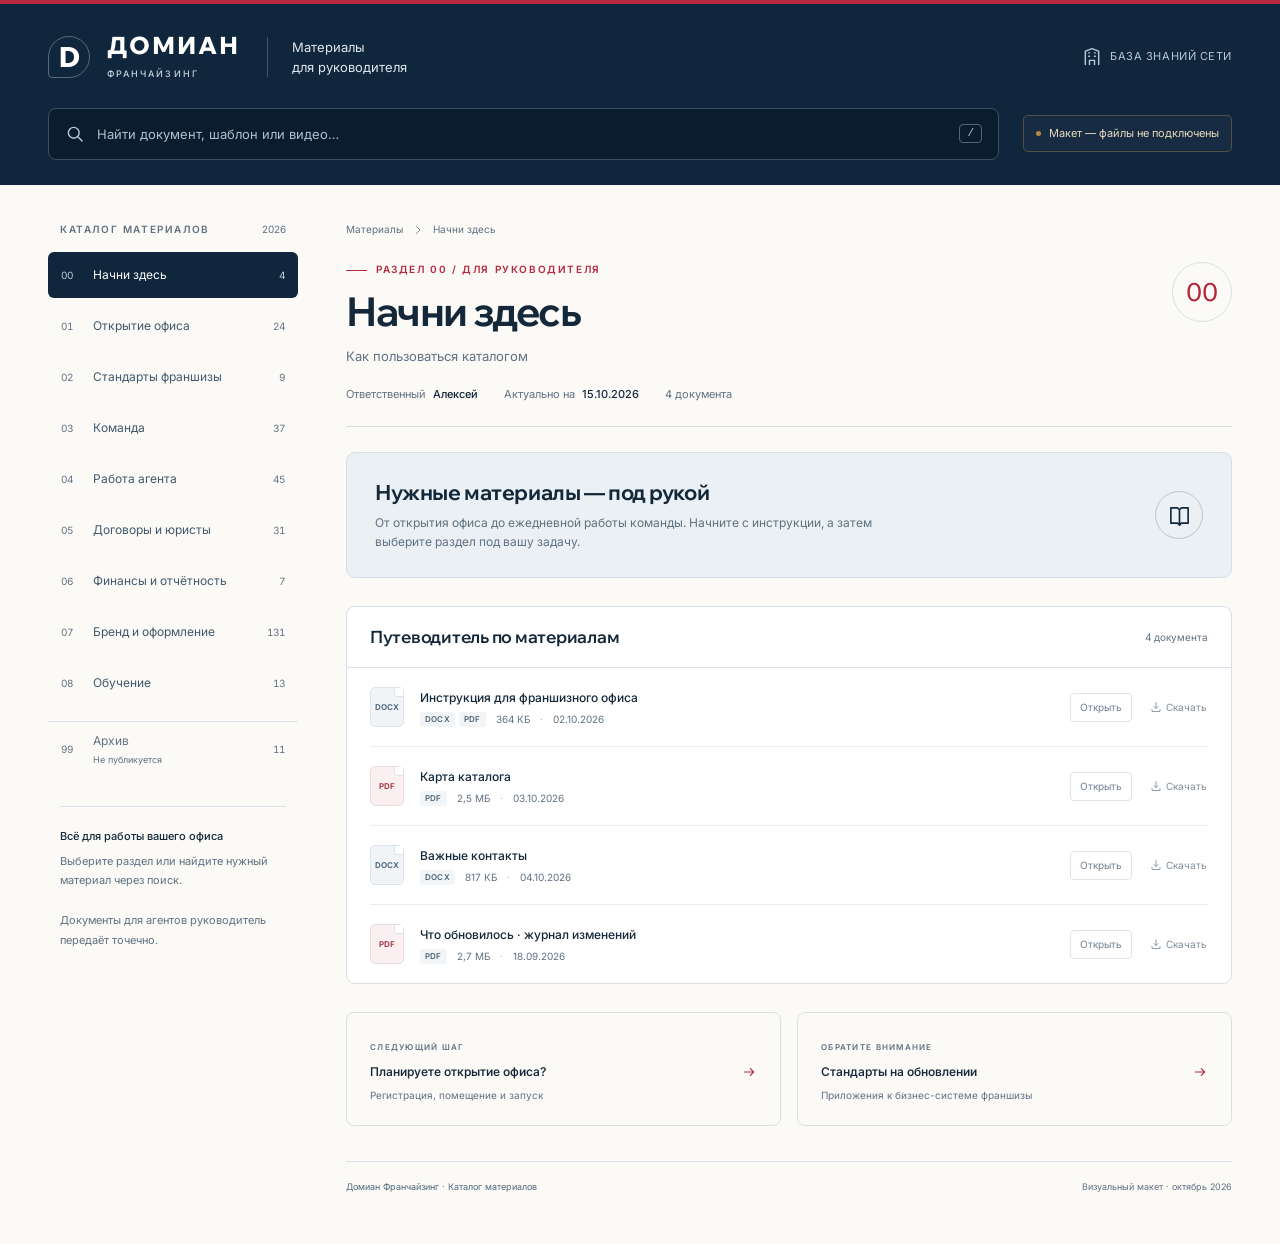
<file: mockup/index.html>
<!doctype html>
<html lang="ru">
<head>
  <meta charset="utf-8">
  <meta name="viewport" content="width=device-width, initial-scale=1">
  <meta name="theme-color" content="#10263c">
  <meta name="description" content="Визуальный макет каталога материалов Домиан Франчайзинг для руководителей офисов. Файлы не подключены.">
  <title>Материалы для руководителя — Домиан Франчайзинг</title>
  <link rel="preconnect" href="https://fonts.googleapis.com">
  <link rel="preconnect" href="https://fonts.gstatic.com" crossorigin>
  <link href="https://fonts.googleapis.com/css2?family=Inter:wght@400;450;500;550;600;650;700&family=Wix+Madefor+Display:wght@400;500;600;700;800&display=swap" rel="stylesheet">
  <style>
    :root { --navy:#10263c; --navy-deep:#0a1d2f; --red:#b7273d; --ink:#14283a; --muted:#617182; --line:#d7e0e6; --light:#eaf0f4; --cream:#fbfaf7; --gold:#b58b43; --green:#2e7468; }
    * { box-sizing:border-box; }
    html { scroll-behavior:smooth; scroll-padding-top:24px; }
    body { margin:0; background:var(--cream); color:var(--ink); font-family:Inter,sans-serif; font-size:14px; line-height:1.55; -webkit-font-smoothing:antialiased; }
    button,input,select { font:inherit; }
    button,a,input,select,summary,[tabindex] { -webkit-tap-highlight-color:transparent; }
    button,a,summary { touch-action:manipulation; }
    a { color:inherit; text-decoration:none; }
    button { cursor:pointer; }
    :focus-visible { outline:3px solid var(--gold); outline-offset:4px; }
    h1,h2,h3,p { margin:0; }
    h1,h2,h3,.wordmark { font-family:'Wix Madefor Display',sans-serif; }
    svg { width:20px; height:20px; fill:none; stroke:currentColor; stroke-width:1.7; stroke-linecap:round; stroke-linejoin:round; flex-shrink:0; }
    .skip { position:fixed; top:8px; left:8px; z-index:10; padding:10px 18px; background:white; transform:translateY(-150%); }
    .skip:focus { transform:none; }
    .header { background:var(--navy); color:white; border-top:4px solid var(--red); }
    .header-inner { max-width:1456px; margin:auto; padding:29px 48px 25px; }
    .brand-row { display:flex; align-items:center; justify-content:space-between; gap:24px; }
    .brand { display:flex; align-items:center; gap:17px; }
    .monogram { display:grid; place-items:center; width:42px; height:42px; border:1px solid #ffffff50; border-radius:50% 50% 50% 4px; font:800 28px 'Wix Madefor Display',sans-serif; }
    .wordmark { font-size:24px; font-weight:800; line-height:1; letter-spacing:.08em; }
    .brand-sub { display:block; margin-top:7px; font-size:9px; font-weight:500; letter-spacing:.23em; text-transform:uppercase; color:#c5d2dd; }
    .header-title { padding-left:24px; margin-left:10px; border-left:1px solid #ffffff35; color:#e0e7ed; font-size:13px; }
    .audience { display:flex; gap:8px; align-items:center; color:#b7c8d7; font-size:11px; letter-spacing:.05em; }
    .search-row { display:flex; align-items:center; gap:24px; margin-top:27px; }
    .search-box { display:flex; align-items:center; gap:12px; flex:1; position:relative; min-width:0; background:var(--navy-deep); border:1px solid #3d5062; border-radius:8px; padding:0 16px; color:#b7c8d7; }
    .search-box:focus-within { border-color:#b5c7d7; box-shadow:0 0 0 2px #ffffff10; }
    .search-box input { width:100%; min-width:0; background:transparent; border:0; padding:15px 0; color:white; outline:none; font-size:13px; }
    .search-box input::placeholder { color:#b0bfcb; opacity:1; }
    input[type=search]::-webkit-search-cancel-button { display:none; }
    .search-key { font-size:11px; border:1px solid #536475; border-radius:4px; padding:0 7px; }
    .clear-search { display:grid; place-items:center; border:0; padding:4px; color:white; background:none; }
    [hidden] { display:none!important; }
    .mockup-label { display:flex; gap:8px; align-items:center; white-space:nowrap; color:#e8dbbd; background:#ffffff08; border:1px solid #b58b4360; border-radius:5px; padding:9px 12px; font-size:11px; }
    .dot { width:5px; height:5px; border-radius:50%; background:var(--gold); flex-shrink:0; }
    .layout { display:grid; grid-template-columns:250px minmax(0,1fr); gap:48px; max-width:1456px; margin:0 auto; padding:37px 48px 50px; align-items:start; }
    .sidebar { position:sticky; top:25px; }
    .eyebrow { text-transform:uppercase; font-size:10px; font-weight:600; letter-spacing:.16em; color:var(--muted); }
    .nav-heading { display:flex; justify-content:space-between; align-items:center; padding:0 12px; margin-bottom:15px; }
    .edition { font-size:10px; color:var(--muted); }
    .nav-list { display:flex; flex-direction:column; gap:5px; }
    .nav-link { display:grid; grid-template-columns:25px 1fr auto; align-items:center; gap:7px; min-height:46px; padding:10px 12px; border-radius:6px; font-size:12px; color:#42596c; border:1px solid transparent; transition:background .15s; }
    .nav-link:hover { background:var(--light); }
    .nav-link[aria-current=page] { background:var(--navy); color:white; }
    .nav-number { font-size:10px; color:var(--muted); font-variant-numeric:tabular-nums; }
    .nav-link[aria-current=page] .nav-number { color:#bdcbd6; }
    .nav-count { font-size:10px; color:var(--muted); font-variant-numeric:tabular-nums; }
    .nav-link[aria-current=page] .nav-count { color:#c5d2dd; }
    .archive-link { border-top:1px solid var(--line); margin-top:10px; border-radius:0; color:var(--muted); }
    .sidebar-note { border-top:1px solid var(--line); margin:28px 12px 0; padding-top:20px; font-size:11px; color:var(--muted); line-height:1.8; }
    .sidebar-note strong { display:block; font-weight:500; color:var(--ink); margin-bottom:5px; }
    .mobile-nav { display:none; }
    main { min-width:0; }
    .breadcrumb { display:flex; align-items:center; gap:9px; color:var(--muted); font-size:10px; margin-bottom:25px; }
    .breadcrumb svg { width:12px; height:12px; }
    .section-top { display:flex; align-items:flex-start; justify-content:space-between; gap:20px; }
    .section-kicker { display:flex; align-items:center; gap:9px; color:var(--red); margin-bottom:10px; }
    .section-kicker::before { content:''; width:21px; height:1px; background:var(--red); }
    h1 { font-size:40px; line-height:1.15; font-weight:700; letter-spacing:-.035em; }
    .description { font-size:13px; color:var(--muted); margin-top:12px; max-width:600px; }
    .section-stamp { display:grid; place-items:center; border:1px solid var(--line); border-radius:50%; width:60px; height:60px; flex-shrink:0; color:var(--red); font-family:'Wix Madefor Display',sans-serif; font-size:25px; font-weight:500; }
    .meta { display:flex; flex-wrap:wrap; gap:10px 26px; padding:20px 0 23px; margin-bottom:25px; border-bottom:1px solid var(--line); font-size:11px; color:var(--muted); }
    .meta strong { font-weight:500; color:var(--ink); margin-left:7px; }
    .meta .unassigned { color:var(--muted); }
    .welcome { display:grid; grid-template-columns:1fr auto; gap:26px; background:var(--light); border:1px solid var(--line); border-radius:9px; padding:26px 28px; margin-bottom:28px; }
    .welcome h2 { font-size:21px; line-height:1.25; letter-spacing:-.02em; margin-bottom:9px; }
    .welcome p { color:var(--muted); font-size:12px; max-width:530px; }
    .welcome-symbol { align-self:center; display:grid; place-items:center; width:48px; height:48px; border:1px solid #b9c8d3; border-radius:50%; color:var(--navy); }
    .welcome-symbol svg { width:23px; height:23px; }
    .card { background:white; border:1px solid var(--line); border-radius:9px; margin-bottom:20px; overflow:visible; }
    .card-heading { display:flex; gap:15px; justify-content:space-between; align-items:center; padding:19px 23px; border-bottom:1px solid var(--line); }
    .card h2 { font-size:17px; font-weight:650; line-height:1.3; letter-spacing:-.015em; }
    .card-count { font-size:10px; color:var(--muted); white-space:nowrap; }
    .group-note { margin-top:6px; color:var(--muted); font-size:10px; }
    .file-row { display:grid; grid-template-columns:36px minmax(0,1fr) auto; gap:14px; align-items:center; margin:0 23px; padding:19px 0; border-bottom:1px solid #e8edf1; }
    .file-list > :last-child, .set-items > :last-child { border-bottom:0; }
    .file-icon { width:34px; height:40px; background:#f1f4f7; border:1px solid #dce4eb; border-radius:5px; display:grid; place-items:center; font-size:8px; letter-spacing:.02em; font-weight:700; color:#526b84; position:relative; }
    .file-icon::after { content:''; position:absolute; right:0; top:0; width:8px; height:8px; border-left:1px solid #dce4eb; border-bottom:1px solid #dce4eb; background:white; border-bottom-left-radius:3px; }
    .file-icon.pdf { color:#a3404d; background:#faf0f1; border-color:#edd9dc; }
    .file-icon.sheet { color:var(--green); background:#edf5f1; border-color:#d7e8e0; }
    .file-icon.video { color:var(--gold); background:#f8f3e9; border-color:#e8dfcd; }
    .file-icon.video svg { width:16px; height:16px; }
    .file-name { font-size:12px; font-weight:500; line-height:1.6; overflow-wrap:anywhere; }
    .file-meta { display:flex; flex-wrap:wrap; align-items:center; gap:5px 10px; font-size:10px; color:var(--muted); margin-top:5px; }
    .formats { display:inline-flex; flex-wrap:wrap; gap:4px; }
    .format-badge { color:#516476; background:#f2f5f7; border-radius:3px; padding:1px 5px; font-size:8px; font-weight:600; letter-spacing:.03em; }
    .file-date::before { content:'·'; margin-right:10px; color:#a6b1bb; }
    .update { display:inline-block; font-size:9px; color:#8c641e; background:#f7f0e1; border:1px solid #eee0bf; padding:1px 6px; border-radius:3px; margin-left:8px; vertical-align:middle; white-space:nowrap; font-weight:450; }
    .actions { display:flex; align-items:center; gap:8px; }
    .action-wrap { display:inline-flex; position:relative; border-radius:4px; cursor:not-allowed; }
    .action-wrap::after { content:attr(data-tooltip); position:absolute; z-index:5; right:0; bottom:calc(100% + 8px); white-space:nowrap; background:var(--navy); color:white; border-radius:4px; font-size:10px; padding:7px 10px; visibility:hidden; opacity:0; pointer-events:none; }
    .action-wrap:hover::after,.action-wrap:focus-visible::after { opacity:1; visibility:visible; }
    .file-action { border:1px solid #dce3e9; color:#718292; background:white; border-radius:4px; padding:6px 9px; font-size:10px; cursor:not-allowed; pointer-events:none; white-space:nowrap; }
    .file-action.secondary { color:#7e8d9a; border-color:transparent; padding-right:0; }
    .file-action svg { width:12px; height:12px; vertical-align:-2px; margin-right:4px; }
    .subgroup-title { padding:12px 23px; background:#f6f8fa; border-bottom:1px solid var(--line); color:#52697a; font-size:10px; font-weight:600; letter-spacing:.04em; }
    details > summary { list-style:none; cursor:pointer; }
    details > summary::-webkit-details-marker { display:none; }
    .disclosure { display:flex; align-items:center; gap:10px; }
    .chevron { width:15px; height:15px; transition:transform .15s; }
    details[open] > summary .chevron { transform:rotate(90deg); }
    .set { margin:0 23px; border-bottom:1px solid #e8edf1; }
    .set > summary.file-row { margin:0; border-bottom:0; }
    .set-label { display:inline-flex; align-items:center; gap:5px; margin-left:8px; color:var(--muted); font-size:10px; font-weight:400; }
    .set-items { border-left:2px solid var(--line); margin:0 0 15px 16px; padding-left:14px; }
    .set-items .file-row { margin:0; grid-template-columns:30px minmax(0,1fr) auto; gap:10px; padding:14px 0; }
    .set-items .file-icon { width:28px; height:34px; font-size:7px; }
    details.card:not([open]) > .card-heading { border-bottom:0; }
    .archive { color:#68737d; }
    .archive .section-stamp,.archive .section-kicker { color:#78828a; }
    .archive .section-kicker::before { background:#78828a; }
    .archive .card { background:#f0f1f1; border-color:#d8dddd; }
    .archive .file-icon { filter:grayscale(1); }
    .archive-warning { padding:15px 19px; border:1px solid #d8dddd; background:#edeff0; border-radius:6px; font-size:11px; margin-bottom:22px; }
    .next-grid { display:grid; grid-template-columns:1fr 1fr; gap:16px; margin:28px 0; }
    .next-link { display:block; padding:21px 23px; border:1px solid var(--line); border-radius:8px; background:transparent; transition:border-color .15s,background .15s; }
    .next-link:hover { border-color:#9bafbf; background:white; }
    .next-link .eyebrow { font-size:8px; margin-bottom:9px; }
    .next-link strong { display:flex; justify-content:space-between; align-items:center; font-weight:550; font-size:12px; gap:12px; }
    .next-link svg { width:16px; height:16px; color:var(--red); }
    .next-link p { color:var(--muted); font-size:10px; margin-top:7px; }
    .footer { display:flex; flex-wrap:wrap; justify-content:space-between; gap:10px; border-top:1px solid var(--line); margin-top:35px; padding-top:18px; color:var(--muted); font-size:9px; }
    .footer span:first-child { color:#52697a; }
    .search-status { color:var(--muted); font-size:12px; margin:10px 0 25px; }
    .result-section { margin-top:26px; }
    .result-heading { display:flex; justify-content:space-between; align-items:center; margin-bottom:12px; gap:12px; }
    .result-heading a { display:flex; align-items:center; gap:10px; font-family:'Wix Madefor Display',sans-serif; font-size:17px; font-weight:600; }
    .result-heading .nav-number { color:var(--red); }
    .result-context { font-size:9px; color:var(--muted); margin-bottom:3px; }
    .empty { padding:45px 28px; text-align:center; border:1px dashed var(--line); border-radius:9px; }
    .empty h2 { font-size:22px; margin-bottom:8px; }
    .empty p { color:var(--muted); font-size:12px; }
    .reset { margin-top:20px; border:1px solid var(--line); background:white; border-radius:5px; padding:9px 16px; color:var(--ink); font-size:12px; }
    .sr-only { position:absolute; width:1px; height:1px; padding:0; margin:-1px; overflow:hidden; clip:rect(0,0,0,0); white-space:nowrap; border:0; }
    @media(min-width:1500px) { .header-inner { padding-top:34px; padding-bottom:29px; } .layout { padding-top:44px; } }
    @media(max-width:1150px) { .header-inner { padding-left:28px; padding-right:28px; } .layout { padding-left:28px; padding-right:28px; grid-template-columns:220px minmax(0,1fr); gap:30px; } .header-title { font-size:11px; } .file-row { margin:0 19px; gap:12px; } .file-row .actions { gap:2px; } .file-action { font-size:9px; padding:6px; } .card-heading { padding:18px 19px; } }
    @media(max-width:900px) and (min-width:761px) { .file-row { grid-template-columns:34px minmax(0,1fr); } .actions { grid-column:2; } .audience { display:none; } .mockup-label { font-size:9px; padding:9px; } .search-row { gap:15px; } }
    @media(max-width:760px) { .header-inner { padding:23px 20px 20px; } .brand { gap:12px; } .wordmark { font-size:21px; } .brand-sub { font-size:8px; } .monogram { width:36px; height:36px; font-size:24px; } .header-title { margin:0; padding-left:17px; max-width:185px; font-size:11px; } .audience { display:none; } .search-row { margin-top:22px; flex-wrap:wrap; gap:12px; } .search-box { flex-basis:100%; } .search-box input { font-size:12px; } .mockup-label { border:0; background:none; padding:0; font-size:10px; } .search-key { display:none; } .layout { display:block; padding:21px 20px 30px; } .sidebar { display:none; } .mobile-nav { display:block; margin-bottom:24px; } .mobile-nav label { display:block; margin-bottom:8px; } .mobile-nav select { width:100%; border:1px solid var(--line); color:var(--ink); background:white; border-radius:6px; min-height:46px; padding:11px 12px; font-size:12px; } .breadcrumb { margin-bottom:20px; } h1 { font-size:33px; } .section-stamp { width:48px; height:48px; font-size:21px; } .description { font-size:12px; } .meta { gap:9px 20px; font-size:10px; padding-bottom:19px; margin-bottom:20px; } .welcome { padding:22px; gap:12px; } .welcome h2 { font-size:20px; } .welcome p { font-size:11px; } .welcome-symbol { display:none; } .card-heading { padding:17px; } .card h2 { font-size:16px; } .file-row { grid-template-columns:30px minmax(0,1fr); margin:0 17px; gap:10px; padding:17px 0; } .file-icon { width:28px; height:34px; font-size:7px; } .file-name { font-size:12px; } .file-meta { font-size:9px; gap:4px 8px; } .file-date::before { margin-right:8px; } .actions { grid-column:2; gap:9px; } .file-action { font-size:10px; padding:6px 9px; } .set { margin:0 17px; } .set > summary.file-row { grid-template-columns:30px minmax(0,1fr) 15px; } .set-items { margin-left:4px; padding-left:10px; } .set-items .file-row { grid-template-columns:28px minmax(0,1fr); } .set-label { display:flex; margin-left:0; margin-top:3px; } .subgroup-title { padding-left:17px; } .next-grid { gap:12px; } .next-link { padding:17px; } .next-link strong { font-size:11px; } .next-link p { font-size:9px; } .result-heading a { font-size:16px; } .result-context { font-size:9px; } .card-count { font-size:9px; } }
    @media(max-width:400px) { .header-title { max-width:126px; padding-left:12px; font-size:10px; } .brand { gap:9px; } .wordmark { font-size:19px; } .brand-sub { letter-spacing:.17em; } h1 { font-size:30px; } .section-top { gap:10px; } .next-grid { grid-template-columns:1fr; } .update { margin-left:0; display:table; margin-top:4px; } }
    @media(prefers-reduced-motion:reduce) { html { scroll-behavior:auto; } * { transition:none!important; } }
  </style>
</head>
<body>
  <a class="skip" href="#content">Перейти к материалам</a>
  <header class="header">
    <div class="header-inner">
      <div class="brand-row">
        <a href="#section-00" class="brand" aria-label="Домиан Франчайзинг · Материалы для руководителя">
          <span class="monogram" aria-hidden="true">D</span>
          <span><span class="wordmark">ДОМИАН</span><span class="brand-sub">Франчайзинг</span></span>
          <span class="header-title">Материалы<br>для руководителя</span>
        </a>
        <span class="audience"><svg viewBox="0 0 24 24" aria-hidden="true"><path d="M4 21V5l8-3 8 3v16M9 21v-5h6v5M8 7h1m6 0h1M8 11h1m6 0h1"/></svg>БАЗА ЗНАНИЙ СЕТИ</span>
      </div>
      <div class="search-row">
        <div class="search-box">
          <svg viewBox="0 0 24 24" aria-hidden="true"><circle cx="10.5" cy="10.5" r="6.5"/><path d="m16 16 4.5 4.5"/></svg>
          <label class="sr-only" for="search">Поиск по всем файлам</label>
          <input type="search" id="search" placeholder="Найти документ, шаблон или видео…" autocomplete="off" spellcheck="false" aria-controls="content">
          <kbd class="search-key" aria-hidden="true">/</kbd>
          <button class="clear-search" id="clear-search" aria-label="Очистить поиск" hidden>×</button>
        </div>
        <span class="mockup-label"><span class="dot"></span>Макет — файлы не подключены</span>
      </div>
    </div>
  </header>
  <div class="layout">
    <aside class="sidebar">
      <div class="nav-heading"><span class="eyebrow">Каталог материалов</span><span class="edition">2026</span></div>
      <nav class="nav-list" id="navigation" aria-label="Разделы каталога"></nav>
      <div class="sidebar-note"><strong>Всё для работы вашего офиса</strong>Выберите раздел или найдите нужный материал через поиск.<br><br>Документы для агентов руководитель передаёт точечно.</div>
    </aside>
    <div class="main-column">
      <div class="mobile-nav"><label class="eyebrow" for="section-select">Раздел каталога</label><select id="section-select"></select></div>
      <main id="content" tabindex="-1"></main>
    </div>
  </div>
  <div id="announcement" class="sr-only" role="status" aria-live="polite" aria-atomic="true"></div>
  <noscript><p style="padding:24px">Включите JavaScript, чтобы открыть разделы каталога и поиск по материалам.</p></noscript>
  <script>
    // ДАННЫЕ КАТАЛОГА. Редактируйте этот массив: разделы → группы → файлы.
    // formats — доступные форматы; size — общий размер; date — ГГГГ-ММ-ДД.
    // update: true — на обновлении; items — раскрываемый набор; collapsed — закрытая группа.
    // Счётчики считают документы независимо от количества форматов; у набора — документы внутри.
    const catalog = [
  {
    "id": "00",
    "title": "Начни здесь",
    "description": "Как пользоваться каталогом",
    "owner": "Алексей",
    "date": "2026-10-15",
    "groups": [
      {
        "title": "Путеводитель по материалам",
        "files": [
          {
            "title": "Инструкция для франшизного офиса",
            "formats": [
              "DOCX",
              "PDF"
            ],
            "size": "364 КБ",
            "date": "2026-10-02"
          },
          {
            "title": "Карта каталога",
            "formats": [
              "PDF"
            ],
            "size": "2,5 МБ",
            "date": "2026-10-03"
          },
          {
            "title": "Важные контакты",
            "formats": [
              "DOCX"
            ],
            "size": "817 КБ",
            "date": "2026-10-04"
          },
          {
            "title": "Что обновилось · журнал изменений",
            "formats": [
              "PDF"
            ],
            "size": "2,7 МБ",
            "date": "2026-09-18"
          }
        ]
      }
    ]
  },
  {
    "id": "01",
    "title": "Открытие офиса",
    "description": "От регистрации до открытия",
    "owner": "Не назначен",
    "date": "2026-10-15",
    "groups": [
      {
        "title": "Регистрация ИП/ООО",
        "files": [
          {
            "title": "Заполнить форму Р21001 · шаг 1",
            "formats": [
              "DOCX",
              "PDF"
            ],
            "size": "290 КБ",
            "date": "2026-10-06"
          },
          {
            "title": "Оплатить госпошлину · шаг 2",
            "formats": [
              "DOCX",
              "PDF"
            ],
            "size": "456 КБ",
            "date": "2026-10-07"
          },
          {
            "title": "Выбрать ОКВЭД · шаг 3",
            "formats": [
              "DOCX",
              "PDF"
            ],
            "size": "667 КБ",
            "date": "2026-10-08"
          },
          {
            "title": "Уведомление о переходе на УСН · шаг 4",
            "formats": [
              "DOCX",
              "PDF"
            ],
            "size": "619 КБ",
            "date": "2026-09-22"
          },
          {
            "title": "Собрать документы для ИФНС · шаг 5",
            "formats": [
              "DOCX",
              "PDF"
            ],
            "size": "378 КБ",
            "date": "2026-10-10"
          },
          {
            "title": "Получить ЕГРИП · шаг 6",
            "formats": [
              "DOCX",
              "PDF"
            ],
            "size": "918 КБ",
            "date": "2026-10-11"
          },
          {
            "title": "Бланк Р21001",
            "formats": [
              "DOC"
            ],
            "size": "447 КБ",
            "date": "2026-10-12"
          },
          {
            "title": "Бланк Р13001",
            "formats": [
              "PDF"
            ],
            "size": "1,9 МБ",
            "date": "2026-09-26"
          },
          {
            "title": "Бланк Р14001",
            "formats": [
              "PDF"
            ],
            "size": "1,6 МБ",
            "date": "2026-10-14"
          },
          {
            "title": "Бланк уведомления УСН",
            "formats": [
              "XLS"
            ],
            "size": "168 КБ",
            "date": "2026-10-01"
          },
          {
            "title": "Регламент открытия ОКВЭД в ООО",
            "formats": [
              "DOCX",
              "PDF"
            ],
            "size": "621 КБ",
            "date": "2026-10-02"
          }
        ]
      },
      {
        "title": "Поиск и аренда офиса",
        "files": [
          {
            "title": "Мониторинг баз недвижимости · шаг 1",
            "formats": [
              "DOCX",
              "PDF"
            ],
            "size": "156 КБ",
            "date": "2026-09-15"
          },
          {
            "title": "Осмотр и отбор помещения · шаг 2",
            "formats": [
              "DOCX",
              "PDF"
            ],
            "size": "298 КБ",
            "date": "2026-10-04"
          },
          {
            "title": "Техническое согласование · шаг 3",
            "formats": [
              "DOCX",
              "PDF"
            ],
            "size": "654 КБ",
            "date": "2026-10-05"
          },
          {
            "title": "Договор с арендодателем · шаг 4",
            "formats": [
              "DOCX",
              "PDF"
            ],
            "size": "634 КБ",
            "date": "2026-10-06"
          },
          {
            "title": "Договор аренды нежилого помещения",
            "formats": [
              "DOCX",
              "PDF"
            ],
            "size": "501 КБ",
            "date": "2026-09-19"
          },
          {
            "title": "Как выбрать офис · видео",
            "formats": [
              "MP4"
            ],
            "size": "129,5 МБ",
            "date": "2026-10-08"
          }
        ]
      },
      {
        "title": "Запуск офиса",
        "files": [
          {
            "title": "Оформить офис · шаг 1",
            "formats": [
              "DOCX",
              "PDF"
            ],
            "size": "851 КБ",
            "date": "2026-10-09"
          },
          {
            "title": "Мероприятие и бюджет · шаг 2",
            "formats": [
              "DOCX",
              "PDF"
            ],
            "size": "314 КБ",
            "date": "2026-10-10"
          },
          {
            "title": "Пригласить гостей · шаг 3",
            "formats": [
              "DOCX",
              "PDF"
            ],
            "size": "407 КБ",
            "date": "2026-09-23"
          },
          {
            "title": "Провести открытие · шаг 4",
            "formats": [
              "DOCX",
              "PDF"
            ],
            "size": "378 КБ",
            "date": "2026-10-12"
          },
          {
            "title": "Фото- и видеоотчёт · шаг 5",
            "formats": [
              "DOCX",
              "PDF"
            ],
            "size": "537 КБ",
            "date": "2026-10-13"
          },
          {
            "title": "Рекомендации по оргтехнике",
            "formats": [
              "PDF"
            ],
            "size": "761 КБ",
            "date": "2026-10-14"
          },
          {
            "title": "Рекламные партнёры",
            "formats": [
              "DOCX",
              "PDF"
            ],
            "size": "795 КБ",
            "date": "2026-09-27"
          }
        ]
      }
    ]
  },
  {
    "id": "02",
    "title": "Стандарты франшизы",
    "description": "Бизнес-система правообладателя, приложения 1–17",
    "owner": "Не назначен",
    "date": "2026-10-15",
    "groups": [
      {
        "title": "Приложения к бизнес-системе",
        "files": [
          {
            "title": "Приём на работу, оплата труда, рабочие процессы · приложения 1–4",
            "formats": [
              "DOCX",
              "PDF"
            ],
            "size": "665 КБ",
            "date": "2026-10-02",
            "update": true
          },
          {
            "title": "Мотивационные программы и акции · приложения 5–6",
            "formats": [
              "DOCX",
              "PDF"
            ],
            "size": "931 КБ",
            "date": "2026-10-03",
            "update": true
          },
          {
            "title": "Личные уровни, стипендии, путешествия · приложения 7–10",
            "formats": [
              "DOCX",
              "PDF"
            ],
            "size": "556 КБ",
            "date": "2026-10-04",
            "update": true
          },
          {
            "title": "Мотивация, начисления Авито, бонусы · приложения 11–12",
            "formats": [
              "DOCX",
              "PDF"
            ],
            "size": "516 КБ",
            "date": "2026-09-16",
            "update": true
          },
          {
            "title": "Этика · приложение 13",
            "formats": [
              "DOCX",
              "PDF"
            ],
            "size": "930 КБ",
            "date": "2026-10-06",
            "update": true
          },
          {
            "title": "Учёт задатка и расчёт зарплат · приложение 14",
            "formats": [
              "DOCX",
              "PDF"
            ],
            "size": "890 КБ",
            "date": "2026-10-07",
            "update": true
          },
          {
            "title": "Открытие франшизного офиса сотрудником · приложение 15",
            "formats": [
              "DOCX",
              "PDF"
            ],
            "size": "373 КБ",
            "date": "2026-10-08",
            "update": true
          },
          {
            "title": "Повышение эффективности офисов · приложение 16",
            "formats": [
              "DOCX",
              "PDF"
            ],
            "size": "310 КБ",
            "date": "2026-09-20",
            "update": true
          },
          {
            "title": "Услуги правообладателя · приложение 17",
            "formats": [
              "DOCX",
              "PDF"
            ],
            "size": "57 КБ",
            "date": "2026-10-10",
            "update": true
          }
        ]
      }
    ]
  },
  {
    "id": "03",
    "title": "Команда",
    "description": "Набор, ввод, управление, мотивация",
    "owner": "HR-отдел",
    "date": "2026-10-15",
    "groups": [
      {
        "title": "Набор агентов",
        "files": [
          {
            "title": "Визитки · шаг 1",
            "formats": [
              "DOCX",
              "PDF"
            ],
            "size": "914 КБ",
            "date": "2026-10-11"
          },
          {
            "title": "Оповестить знакомых · шаг 2",
            "formats": [
              "DOCX",
              "PDF"
            ],
            "size": "479 КБ",
            "date": "2026-10-12"
          },
          {
            "title": "Случайные контакты · шаг 3",
            "formats": [
              "DOCX",
              "PDF"
            ],
            "size": "662 КБ",
            "date": "2026-09-24"
          },
          {
            "title": "Разместить вакансию · шаг 4",
            "formats": [
              "DOCX",
              "PDF"
            ],
            "size": "122 КБ",
            "date": "2026-10-14"
          },
          {
            "title": "Принять входящие · шаг 5",
            "formats": [
              "DOCX",
              "PDF"
            ],
            "size": "102 КБ",
            "date": "2026-10-01"
          },
          {
            "title": "Пригласить агентов · шаг 6",
            "formats": [
              "DOCX",
              "PDF"
            ],
            "size": "387 КБ",
            "date": "2026-10-02"
          },
          {
            "title": "Отобрать претендентов · шаг 7",
            "formats": [
              "DOCX",
              "PDF"
            ],
            "size": "82 КБ",
            "date": "2026-09-28"
          },
          {
            "title": "Анкета претендента и согласие",
            "formats": [
              "DOCX",
              "PDF"
            ],
            "size": "489 КБ",
            "date": "2026-10-04"
          },
          {
            "title": "Презентация АН Домиан для новичков",
            "formats": [
              "PDF"
            ],
            "size": "2,5 МБ",
            "date": "2026-10-05"
          },
          {
            "title": "Приглашение на мероприятие",
            "formats": [
              "DOCX",
              "PDF"
            ],
            "size": "612 КБ",
            "date": "2026-10-06"
          },
          {
            "title": "Формула миллион",
            "formats": [
              "DOCX",
              "PDF"
            ],
            "size": "203 КБ",
            "date": "2026-09-17"
          }
        ]
      },
      {
        "title": "Ввод в работу",
        "files": [
          {
            "title": "Агентский договор",
            "formats": [
              "DOCX",
              "PDF"
            ],
            "size": "484 КБ",
            "date": "2026-10-08"
          },
          {
            "title": "Должностная инструкция агента",
            "formats": [
              "DOCX",
              "PDF"
            ],
            "size": "868 КБ",
            "date": "2026-10-09"
          },
          {
            "title": "Регистрация и передача новых сотрудников",
            "formats": [
              "DOCX",
              "PDF"
            ],
            "size": "525 КБ",
            "date": "2026-10-10"
          },
          {
            "title": "Система ввода нового агента",
            "formats": [
              "DOCX",
              "PDF"
            ],
            "size": "196 КБ",
            "date": "2026-09-21"
          },
          {
            "title": "Чек-лист ввода агента",
            "formats": [
              "DOCX",
              "PDF"
            ],
            "size": "773 КБ",
            "date": "2026-10-12"
          },
          {
            "title": "Чек-лист · Знакомство с офисом",
            "formats": [
              "DOCX",
              "PDF"
            ],
            "size": "891 КБ",
            "date": "2026-10-13"
          },
          {
            "title": "Принятие в партнёры",
            "formats": [
              "DOCX",
              "PDF"
            ],
            "size": "697 КБ",
            "date": "2026-10-14"
          },
          {
            "title": "Увольнение агента",
            "formats": [
              "DOCX",
              "PDF"
            ],
            "size": "645 КБ",
            "date": "2026-09-25"
          }
        ]
      },
      {
        "title": "Управление",
        "files": [
          {
            "title": "Руководство по управлению",
            "formats": [
              "DOCX",
              "PDF"
            ],
            "size": "300 КБ",
            "date": "2026-10-02"
          },
          {
            "title": "Проведение планёрок",
            "formats": [
              "DOCX",
              "PDF"
            ],
            "size": "599 КБ",
            "date": "2026-10-03"
          },
          {
            "title": "План работы агента",
            "formats": [
              "XLSX"
            ],
            "size": "648 КБ",
            "date": "2026-10-04"
          },
          {
            "title": "Система обучения",
            "formats": [
              "DOCX",
              "PDF"
            ],
            "size": "337 КБ",
            "date": "2026-09-14"
          },
          {
            "title": "Депозит за обучение · регламент и реестр",
            "formats": [
              "XLSX"
            ],
            "size": "280 КБ",
            "date": "2026-10-06"
          }
        ]
      },
      {
        "title": "Мотивация и условия",
        "files": [
          {
            "title": "Мотивация карьерного роста · 2026",
            "formats": [
              "DOCX",
              "PDF"
            ],
            "size": "378 КБ",
            "date": "2026-10-07"
          },
          {
            "title": "Рекламные возможности агента за счёт компании",
            "formats": [
              "DOCX",
              "PDF"
            ],
            "size": "890 КБ",
            "date": "2026-10-08"
          },
          {
            "title": "Реферальные выплаты и передача клиентов",
            "formats": [
              "DOCX",
              "PDF"
            ],
            "size": "570 КБ",
            "date": "2026-09-18"
          }
        ]
      },
      {
        "title": "Мероприятия",
        "files": [
          {
            "title": "Собрание и программа",
            "formats": [
              "DOCX",
              "PDF"
            ],
            "size": "120 КБ",
            "date": "2026-10-10"
          },
          {
            "title": "Новогодний корпоратив",
            "formats": [
              "DOCX",
              "PDF"
            ],
            "size": "775 КБ",
            "date": "2026-10-11"
          },
          {
            "title": "Летний корпоратив",
            "formats": [
              "DOCX",
              "PDF"
            ],
            "size": "544 КБ",
            "date": "2026-10-12"
          },
          {
            "title": "Конгресс",
            "formats": [
              "DOCX",
              "PDF"
            ],
            "size": "577 КБ",
            "date": "2026-09-22"
          },
          {
            "title": "Поездки · программы мероприятий",
            "formats": [
              "PDF"
            ],
            "size": "3,0 МБ",
            "date": "2026-10-04",
            "items": [
              {
                "title": "Поездка · море",
                "formats": [
                  "PDF"
                ],
                "size": "773 КБ",
                "date": "2026-10-14"
              },
              {
                "title": "Поездка · горы",
                "formats": [
                  "PDF"
                ],
                "size": "371 КБ",
                "date": "2026-10-01"
              },
              {
                "title": "Поездка · тёплая страна",
                "formats": [
                  "PDF"
                ],
                "size": "1,7 МБ",
                "date": "2026-10-02"
              },
              {
                "title": "Поездка · выходные в Европе",
                "formats": [
                  "PDF"
                ],
                "size": "226 КБ",
                "date": "2026-09-26"
              }
            ],
            "itemType": "материал"
          },
          {
            "title": "Выставка · Ярмарка жилья",
            "formats": [
              "DOCX",
              "PDF"
            ],
            "size": "98 КБ",
            "date": "2026-10-05"
          },
          {
            "title": "МБФН",
            "formats": [
              "DOCX",
              "PDF"
            ],
            "size": "774 КБ",
            "date": "2026-10-06"
          }
        ]
      }
    ]
  },
  {
    "id": "04",
    "title": "Работа агента",
    "description": "Методика: вторичка, новостройки, реклама, тетрадь новичка",
    "owner": "Не назначен",
    "date": "2026-10-15",
    "groups": [
      {
        "title": "Вторичка · этапы 1–5",
        "groups": [
          {
            "title": "01 / Подготовка",
            "files": [
              {
                "title": "Выбрать поляну",
                "formats": [
                  "DOCX",
                  "PDF"
                ],
                "size": "498 КБ",
                "date": "2026-09-15"
              },
              {
                "title": "Выбрать тип недвижимости",
                "formats": [
                  "DOCX",
                  "PDF"
                ],
                "size": "725 КБ",
                "date": "2026-10-08"
              },
              {
                "title": "Оповестить о новой профессии",
                "formats": [
                  "DOCX",
                  "PDF"
                ],
                "size": "837 КБ",
                "date": "2026-10-09"
              }
            ]
          },
          {
            "title": "02 / База · исходящие",
            "files": [
              {
                "title": "Собрать информацию об объектах",
                "formats": [
                  "DOCX",
                  "PDF"
                ],
                "size": "896 КБ",
                "date": "2026-10-10"
              },
              {
                "title": "Обзвонить продавцов",
                "formats": [
                  "DOCX",
                  "PDF"
                ],
                "size": "882 КБ",
                "date": "2026-09-19"
              },
              {
                "title": "Подготовиться к осмотру",
                "formats": [
                  "DOCX",
                  "PDF"
                ],
                "size": "733 КБ",
                "date": "2026-10-12"
              },
              {
                "title": "Провести осмотр",
                "formats": [
                  "DOCX",
                  "PDF"
                ],
                "size": "480 КБ",
                "date": "2026-10-13"
              },
              {
                "title": "Сформировать базу",
                "formats": [
                  "DOCX",
                  "PDF"
                ],
                "size": "340 КБ",
                "date": "2026-10-14"
              },
              {
                "title": "Контроль агентов",
                "formats": [
                  "DOCX",
                  "PDF"
                ],
                "size": "609 КБ",
                "date": "2026-09-23"
              }
            ]
          },
          {
            "title": "03 / Реклама · входящие",
            "files": [
              {
                "title": "Запустить рекламную кампанию",
                "formats": [
                  "DOCX",
                  "PDF"
                ],
                "size": "619 КБ",
                "date": "2026-10-02"
              },
              {
                "title": "Принимать входящие",
                "formats": [
                  "DOCX",
                  "PDF"
                ],
                "size": "869 КБ",
                "date": "2026-10-03"
              },
              {
                "title": "Внести покупателей в Домианикс",
                "formats": [
                  "DOCX",
                  "PDF"
                ],
                "size": "48 КБ",
                "date": "2026-10-04"
              }
            ]
          },
          {
            "title": "04 / Показы и продажи",
            "files": [
              {
                "title": "Подготовка к встрече",
                "formats": [
                  "DOCX",
                  "PDF"
                ],
                "size": "148 КБ",
                "date": "2026-09-27"
              },
              {
                "title": "Встреча с покупателем",
                "formats": [
                  "DOCX",
                  "PDF"
                ],
                "size": "279 КБ",
                "date": "2026-10-06"
              },
              {
                "title": "Подбор объекта",
                "formats": [
                  "DOCX",
                  "PDF"
                ],
                "size": "793 КБ",
                "date": "2026-10-07"
              },
              {
                "title": "Торг и согласие сторон",
                "formats": [
                  "DOCX",
                  "PDF"
                ],
                "size": "130 КБ",
                "date": "2026-10-08"
              }
            ]
          },
          {
            "title": "05 / Задаток и сделка",
            "files": [
              {
                "title": "Юрист, место и время сделки",
                "formats": [
                  "DOCX",
                  "PDF"
                ],
                "size": "561 КБ",
                "date": "2026-09-16"
              }
            ]
          }
        ]
      },
      {
        "title": "Реклама объектов",
        "files": [
          {
            "title": "Регламент Авито",
            "formats": [
              "DOCX",
              "PDF"
            ],
            "size": "144 КБ",
            "date": "2026-10-10"
          },
          {
            "title": "Регламент Авито Про",
            "formats": [
              "DOCX",
              "PDF"
            ],
            "size": "158 КБ",
            "date": "2026-10-11"
          },
          {
            "title": "Структура объявления",
            "formats": [
              "DOCX",
              "PDF"
            ],
            "size": "759 КБ",
            "date": "2026-10-12"
          },
          {
            "title": "Примеры текстов объявлений",
            "formats": [
              "DOCX",
              "PDF"
            ],
            "size": "567 КБ",
            "date": "2026-09-20"
          },
          {
            "title": "Бесплатные площадки",
            "formats": [
              "DOCX",
              "PDF"
            ],
            "size": "507 КБ",
            "date": "2026-10-14"
          },
          {
            "title": "Регламент расклейки",
            "formats": [
              "DOCX",
              "PDF"
            ],
            "size": "241 КБ",
            "date": "2026-10-01"
          }
        ]
      },
      {
        "title": "Новостройки",
        "files": [
          {
            "title": "Регламент специалиста по новостройкам",
            "formats": [
              "DOCX",
              "PDF"
            ],
            "size": "494 КБ",
            "date": "2026-10-02"
          },
          {
            "title": "Схема вознаграждения",
            "formats": [
              "DOCX",
              "PDF"
            ],
            "size": "938 КБ",
            "date": "2026-09-24"
          },
          {
            "title": "Объекты отдела новостроек",
            "formats": [
              "DOCX",
              "PDF"
            ],
            "size": "525 КБ",
            "date": "2026-10-04"
          },
          {
            "title": "Регламент работы с застройщиком ВКБН",
            "formats": [
              "DOCX",
              "PDF"
            ],
            "size": "907 КБ",
            "date": "2026-10-05"
          },
          {
            "title": "Образцы · новостройки",
            "formats": [
              "PDF"
            ],
            "size": "7,7 МБ",
            "date": "2026-09-17",
            "items": [
              {
                "title": "Агентский договор · новостройки",
                "formats": [
                  "PDF"
                ],
                "size": "728 КБ",
                "date": "2026-10-06"
              },
              {
                "title": "Акт · новостройки",
                "formats": [
                  "PDF"
                ],
                "size": "1,5 МБ",
                "date": "2026-09-28"
              },
              {
                "title": "Договор · НМАРКЕТ",
                "formats": [
                  "PDF"
                ],
                "size": "292 КБ",
                "date": "2026-10-08"
              },
              {
                "title": "Договор поиска покупателей · новостройки",
                "formats": [
                  "PDF"
                ],
                "size": "2,8 МБ",
                "date": "2026-10-09"
              },
              {
                "title": "Уведомление о бронировании · новостройки",
                "formats": [
                  "PDF"
                ],
                "size": "2,4 МБ",
                "date": "2026-10-10"
              }
            ],
            "itemType": "материал"
          }
        ],
        "owner": "Лозукова Н.Г."
      },
      {
        "title": "Рабочая тетрадь новичка",
        "files": [
          {
            "title": "Рабочая тетрадь",
            "formats": [
              "DOCX",
              "PDF"
            ],
            "size": "798 КБ",
            "date": "2026-10-12"
          },
          {
            "title": "Приложение к тетради",
            "formats": [
              "DOCX",
              "PDF"
            ],
            "size": "662 КБ",
            "date": "2026-10-13"
          },
          {
            "title": "Тетрадь новичка · приложение 1",
            "formats": [
              "DOCX",
              "PDF"
            ],
            "size": "206 КБ",
            "date": "2026-10-14"
          },
          {
            "title": "Тетрадь новичка · приложение 2",
            "formats": [
              "DOCX",
              "PDF"
            ],
            "size": "632 КБ",
            "date": "2026-09-21"
          },
          {
            "title": "Карточка осмотра объекта · приложение 3",
            "formats": [
              "DOCX",
              "PDF"
            ],
            "size": "899 КБ",
            "date": "2026-10-02"
          },
          {
            "title": "Карточка покупателя · приложение 4",
            "formats": [
              "DOCX",
              "PDF"
            ],
            "size": "633 КБ",
            "date": "2026-10-03"
          },
          {
            "title": "Подготовка к продаже · приложение 5",
            "formats": [
              "DOCX",
              "PDF"
            ],
            "size": "121 КБ",
            "date": "2026-10-04"
          },
          {
            "title": "Подготовка объекта к показам · приложение 6",
            "formats": [
              "DOCX",
              "PDF"
            ],
            "size": "549 КБ",
            "date": "2026-09-25"
          },
          {
            "title": "Поведение собственника на показе · приложение 7",
            "formats": [
              "DOCX",
              "PDF"
            ],
            "size": "622 КБ",
            "date": "2026-10-06"
          },
          {
            "title": "План рекламы объекта · приложение 8",
            "formats": [
              "DOCX",
              "PDF"
            ],
            "size": "75 КБ",
            "date": "2026-10-07"
          },
          {
            "title": "Учёт обращений покупателя · приложение 9",
            "formats": [
              "DOCX",
              "PDF"
            ],
            "size": "545 КБ",
            "date": "2026-10-08"
          },
          {
            "title": "Заявка на покупку · приложение 10",
            "formats": [
              "DOCX",
              "PDF"
            ],
            "size": "826 КБ",
            "date": "2026-09-14"
          },
          {
            "title": "Отчёт о работе по объекту · приложение 11",
            "formats": [
              "DOCX",
              "PDF"
            ],
            "size": "585 КБ",
            "date": "2026-10-10"
          }
        ],
        "owner": "Пошивайло М.О."
      }
    ]
  },
  {
    "id": "05",
    "title": "Договоры и юристы",
    "description": "Бланки договоров и регламенты юристов",
    "owner": "Лилекина И.С.",
    "date": "2026-10-15",
    "groups": [
      {
        "title": "С продавцом",
        "files": [
          {
            "title": "Эксклюзивный договор · с продавцом",
            "formats": [
              "DOCX",
              "PDF"
            ],
            "size": "904 КБ",
            "date": "2026-10-11",
            "update": true
          },
          {
            "title": "Возмездный договор · с продавцом",
            "formats": [
              "DOCX",
              "PDF"
            ],
            "size": "704 КБ",
            "date": "2026-10-12",
            "update": true
          },
          {
            "title": "Согласие к договору · с продавцом",
            "formats": [
              "DOCX",
              "PDF"
            ],
            "size": "909 КБ",
            "date": "2026-09-18",
            "update": true
          }
        ]
      },
      {
        "title": "С покупателем",
        "files": [
          {
            "title": "Договор-показник · с покупателем",
            "formats": [
              "DOCX",
              "PDF"
            ],
            "size": "860 КБ",
            "date": "2026-10-14",
            "update": true
          },
          {
            "title": "Договор на комиссию · с покупателем",
            "formats": [
              "DOCX",
              "PDF"
            ],
            "size": "734 КБ",
            "date": "2026-10-01",
            "update": true
          },
          {
            "title": "Согласие к договору · с покупателем",
            "formats": [
              "DOCX",
              "PDF"
            ],
            "size": "681 КБ",
            "date": "2026-10-02",
            "update": true
          },
          {
            "title": "Соглашение о намерении · с покупателем",
            "formats": [
              "DOCX",
              "PDF"
            ],
            "size": "59 КБ",
            "date": "2026-09-22",
            "update": true
          }
        ]
      },
      {
        "title": "ПДКП",
        "files": [
          {
            "title": "ПДКП · квартира · наличные",
            "formats": [
              "DOCX",
              "PDF"
            ],
            "size": "851 КБ",
            "date": "2026-10-04",
            "update": true
          },
          {
            "title": "ПДКП · квартира · ипотека Сбербанк",
            "formats": [
              "DOCX",
              "PDF"
            ],
            "size": "425 КБ",
            "date": "2026-10-05",
            "update": true
          },
          {
            "title": "ПДКП · дом и земля · наличные",
            "formats": [
              "DOCX",
              "PDF"
            ],
            "size": "691 КБ",
            "date": "2026-10-06",
            "update": true
          },
          {
            "title": "ПДКП · дом и земля · ипотека Сбербанк",
            "formats": [
              "DOCX",
              "PDF"
            ],
            "size": "76 КБ",
            "date": "2026-09-26",
            "update": true
          },
          {
            "title": "ПДКП · комната в общежитии",
            "formats": [
              "DOCX",
              "PDF"
            ],
            "size": "81 КБ",
            "date": "2026-10-08",
            "update": true
          },
          {
            "title": "ПДКП · с маткапиталом",
            "formats": [
              "DOCX",
              "PDF"
            ],
            "size": "789 КБ",
            "date": "2026-10-09",
            "update": true
          },
          {
            "title": "ПДКП · маткапитал и наличные",
            "formats": [
              "DOCX",
              "PDF"
            ],
            "size": "333 КБ",
            "date": "2026-10-10",
            "update": true
          },
          {
            "title": "ПДКП · несколько продавцов · ипотека",
            "formats": [
              "DOCX",
              "PDF"
            ],
            "size": "635 КБ",
            "date": "2026-09-15",
            "update": true
          },
          {
            "title": "Допсоглашение · продление срока ПДКП",
            "formats": [
              "DOCX",
              "PDF"
            ],
            "size": "681 КБ",
            "date": "2026-10-12",
            "update": true
          },
          {
            "title": "Соглашение · расторжение ПДКП",
            "formats": [
              "DOCX",
              "PDF"
            ],
            "size": "546 КБ",
            "date": "2026-10-13",
            "update": true
          }
        ]
      },
      {
        "title": "ДКП",
        "files": [
          {
            "title": "ДКП · квартира · наличные",
            "formats": [
              "DOCX",
              "PDF"
            ],
            "size": "283 КБ",
            "date": "2026-10-14",
            "update": true
          },
          {
            "title": "ДКП · несколько продавцов",
            "formats": [
              "DOCX",
              "PDF"
            ],
            "size": "589 КБ",
            "date": "2026-09-19",
            "update": true
          },
          {
            "title": "ДКП · ипотека",
            "formats": [
              "DOCX",
              "PDF"
            ],
            "size": "264 КБ",
            "date": "2026-10-02",
            "update": true
          },
          {
            "title": "ДКП · рассрочка",
            "formats": [
              "DOCX",
              "PDF"
            ],
            "size": "666 КБ",
            "date": "2026-10-03",
            "update": true
          },
          {
            "title": "ДКП · маткапитал",
            "formats": [
              "DOCX",
              "PDF"
            ],
            "size": "645 КБ",
            "date": "2026-10-04",
            "update": true
          },
          {
            "title": "Заявление о цене",
            "formats": [
              "DOCX",
              "PDF"
            ],
            "size": "78 КБ",
            "date": "2026-09-23",
            "update": true
          }
        ]
      },
      {
        "title": "Акты и услуги",
        "files": [
          {
            "title": "Акт хранения денег",
            "formats": [
              "DOCX",
              "PDF"
            ],
            "size": "618 КБ",
            "date": "2026-10-06",
            "update": true
          },
          {
            "title": "Акт об исполнении обязательств",
            "formats": [
              "DOCX",
              "PDF"
            ],
            "size": "198 КБ",
            "date": "2026-10-07",
            "update": true
          },
          {
            "title": "Договор юридических услуг · для городов вне Ростова",
            "formats": [
              "DOCX",
              "PDF"
            ],
            "size": "860 КБ",
            "date": "2026-10-08",
            "update": true
          }
        ]
      },
      {
        "title": "Юрист и ипотечный брокер",
        "files": [
          {
            "title": "Регламент работы юриста",
            "formats": [
              "DOCX",
              "PDF"
            ],
            "size": "52 КБ",
            "date": "2026-09-27"
          },
          {
            "title": "Росфинмониторинг",
            "formats": [
              "DOCX",
              "PDF"
            ],
            "size": "858 КБ",
            "date": "2026-10-10"
          },
          {
            "title": "Регламент ипотечного брокера",
            "formats": [
              "PDF"
            ],
            "size": "2,4 МБ",
            "date": "2026-10-11"
          },
          {
            "title": "Передача клиента брокеру",
            "formats": [
              "PDF"
            ],
            "size": "2,0 МБ",
            "date": "2026-10-12"
          },
          {
            "title": "Отбор юристов и тесты",
            "formats": [
              "DOCX",
              "PDF"
            ],
            "size": "684 КБ",
            "date": "2026-09-16"
          }
        ]
      }
    ]
  },
  {
    "id": "06",
    "title": "Финансы и отчётность",
    "description": "Формы и правила отчётности",
    "owner": "Не назначен",
    "date": "2026-10-15",
    "groups": [
      {
        "title": "Отчётность и расходы",
        "files": [
          {
            "title": "Ежемесячный отчёт",
            "formats": [
              "XLSX"
            ],
            "size": "1,4 МБ",
            "date": "2026-10-14"
          },
          {
            "title": "Отчёт · для офисов вне Ростова",
            "formats": [
              "XLSX"
            ],
            "size": "460 КБ",
            "date": "2026-10-01"
          },
          {
            "title": "Внешняя отчётность",
            "formats": [
              "DOCX",
              "PDF"
            ],
            "size": "164 КБ",
            "date": "2026-10-02"
          },
          {
            "title": "Внутренняя отчётность",
            "formats": [
              "DOCX",
              "PDF"
            ],
            "size": "665 КБ",
            "date": "2026-09-20"
          },
          {
            "title": "Сопутствующие траты офиса",
            "formats": [
              "DOCX",
              "PDF"
            ],
            "size": "337 КБ",
            "date": "2026-10-04"
          },
          {
            "title": "Личные и бизнес-уровни",
            "formats": [
              "DOCX",
              "PDF"
            ],
            "size": "887 КБ",
            "date": "2026-10-05"
          },
          {
            "title": "Мотивационные бонусы",
            "formats": [
              "DOCX",
              "PDF"
            ],
            "size": "590 КБ",
            "date": "2026-10-06"
          }
        ]
      }
    ]
  },
  {
    "id": "07",
    "title": "Бренд и оформление",
    "description": "Логотипы, носители, оформление офиса",
    "owner": "Не назначен",
    "date": "2026-10-15",
    "groups": [
      {
        "title": "Гайдлайн и логотипы",
        "files": [
          {
            "title": "Гайдлайн Домиан",
            "formats": [
              "PDF"
            ],
            "size": "2,3 МБ",
            "date": "2026-09-24"
          },
          {
            "title": "Логотип · RUS",
            "formats": [
              "PNG",
              "PDF"
            ],
            "size": "32,4 МБ",
            "date": "2026-09-28",
            "items": [
              {
                "title": "Логотип RUS · цвет",
                "formats": [
                  "PNG",
                  "PDF"
                ],
                "size": "9,6 МБ",
                "date": "2026-10-08"
              },
              {
                "title": "Логотип RUS · чёрно-белый",
                "formats": [
                  "PNG",
                  "PDF"
                ],
                "size": "9,6 МБ",
                "date": "2026-10-09"
              },
              {
                "title": "Логотип RUS · инверсия",
                "formats": [
                  "PNG",
                  "PDF"
                ],
                "size": "13,2 МБ",
                "date": "2026-10-10"
              }
            ],
            "itemType": "макет"
          },
          {
            "title": "Логотип · ENG",
            "formats": [
              "PNG",
              "PDF"
            ],
            "size": "4,1 МБ",
            "date": "2026-10-12"
          },
          {
            "title": "Логотип · вертикальные варианты",
            "formats": [
              "PNG",
              "PDF"
            ],
            "size": "10,4 МБ",
            "date": "2026-10-13"
          },
          {
            "title": "Буква D",
            "formats": [
              "PNG",
              "PDF"
            ],
            "size": "7,4 МБ",
            "date": "2026-10-14"
          },
          {
            "title": "Шрифты · Inter и Wix Madefor Display",
            "formats": [
              "TTF"
            ],
            "size": "3,7 МБ",
            "date": "2026-09-17"
          }
        ]
      },
      {
        "title": "Рекламные носители",
        "files": [
          {
            "title": "Визитки · специалист и генеральный директор · 90×50",
            "formats": [
              "PDF"
            ],
            "size": "2,0 МБ",
            "date": "2026-10-04",
            "items": [
              {
                "title": "Визитка · специалист · 90×50",
                "formats": [
                  "PDF"
                ],
                "size": "877 КБ",
                "date": "2026-10-02"
              },
              {
                "title": "Визитка · генеральный директор · 90×50",
                "formats": [
                  "PDF"
                ],
                "size": "1,1 МБ",
                "date": "2026-10-03"
              }
            ],
            "itemType": "макет"
          },
          {
            "title": "Визитка · центр услуг",
            "formats": [
              "PDF"
            ],
            "size": "1,3 МБ",
            "date": "2026-09-21"
          },
          {
            "title": "Бейдж · А6",
            "formats": [
              "PDF"
            ],
            "size": "1,8 МБ",
            "date": "2026-10-06"
          },
          {
            "title": "Буклет",
            "formats": [
              "PDF"
            ],
            "size": "1,0 МБ",
            "date": "2026-10-07"
          },
          {
            "title": "Фирменный бланк",
            "formats": [
              "DOCX",
              "PDF"
            ],
            "size": "911 КБ",
            "date": "2026-10-08"
          },
          {
            "title": "Папка",
            "formats": [
              "PNG",
              "PDF"
            ],
            "size": "2,9 МБ",
            "date": "2026-09-25"
          },
          {
            "title": "Постер",
            "formats": [
              "PNG",
              "PDF"
            ],
            "size": "3,4 МБ",
            "date": "2026-10-10"
          },
          {
            "title": "Посты для Telegram",
            "formats": [
              "PNG",
              "PDF"
            ],
            "size": "8,7 МБ",
            "date": "2026-10-11"
          },
          {
            "title": "Растяжки · четыре размера",
            "formats": [
              "PDF"
            ],
            "size": "6,4 МБ",
            "date": "2026-10-02",
            "items": [
              {
                "title": "Растяжка · 1000×500",
                "formats": [
                  "PDF"
                ],
                "size": "2,8 МБ",
                "date": "2026-10-12"
              },
              {
                "title": "Растяжка · 400×900",
                "formats": [
                  "PDF"
                ],
                "size": "759 КБ",
                "date": "2026-09-14"
              },
              {
                "title": "Растяжка · вертикальная · 500×1000",
                "formats": [
                  "PDF"
                ],
                "size": "733 КБ",
                "date": "2026-10-14"
              },
              {
                "title": "Растяжка · горизонтальная · 500×1000",
                "formats": [
                  "PDF"
                ],
                "size": "2,1 МБ",
                "date": "2026-10-01"
              }
            ],
            "itemType": "макет"
          }
        ]
      },
      {
        "title": "Оформление офиса",
        "files": [
          {
            "title": "Вывеска на вход",
            "formats": [
              "PDF"
            ],
            "size": "2,0 МБ",
            "date": "2026-09-18"
          },
          {
            "title": "Наклейка на дверь",
            "formats": [
              "PDF"
            ],
            "size": "454 КБ",
            "date": "2026-10-04"
          },
          {
            "title": "Приглашаем на работу",
            "formats": [
              "PDF"
            ],
            "size": "102 КБ",
            "date": "2026-10-05"
          },
          {
            "title": "Центральный баннер · два варианта",
            "formats": [
              "PDF"
            ],
            "size": "3,5 МБ",
            "date": "2026-10-08",
            "items": [
              {
                "title": "Центральный баннер · вариант А",
                "formats": [
                  "PDF"
                ],
                "size": "1,6 МБ",
                "date": "2026-10-06"
              },
              {
                "title": "Центральный баннер · вариант Б",
                "formats": [
                  "PDF"
                ],
                "size": "1,9 МБ",
                "date": "2026-09-22"
              }
            ],
            "itemType": "макет"
          },
          {
            "title": "Ролл-ап · Дополнительные услуги · 70×160",
            "formats": [
              "PDF"
            ],
            "size": "1,9 МБ",
            "date": "2026-10-09"
          },
          {
            "title": "Мотивационные наклейки",
            "formats": [
              "PDF"
            ],
            "size": "172 КБ",
            "date": "2026-10-10"
          },
          {
            "title": "Картины · мотивация",
            "formats": [
              "PDF"
            ],
            "size": "71,6 МБ",
            "date": "2026-09-25",
            "items": [
              {
                "title": "Картина · мотивация · макет 01",
                "formats": [
                  "PDF"
                ],
                "size": "1,5 МБ",
                "date": "2026-09-26"
              },
              {
                "title": "Картина · мотивация · макет 02",
                "formats": [
                  "PDF"
                ],
                "size": "198 КБ",
                "date": "2026-10-12"
              },
              {
                "title": "Картина · мотивация · макет 03",
                "formats": [
                  "PDF"
                ],
                "size": "1,3 МБ",
                "date": "2026-10-13"
              },
              {
                "title": "Картина · мотивация · макет 04",
                "formats": [
                  "PDF"
                ],
                "size": "1,5 МБ",
                "date": "2026-10-14"
              },
              {
                "title": "Картина · мотивация · макет 05",
                "formats": [
                  "PDF"
                ],
                "size": "931 КБ",
                "date": "2026-09-15"
              },
              {
                "title": "Картина · мотивация · макет 06",
                "formats": [
                  "PDF"
                ],
                "size": "2,8 МБ",
                "date": "2026-10-02"
              },
              {
                "title": "Картина · мотивация · макет 07",
                "formats": [
                  "PDF"
                ],
                "size": "887 КБ",
                "date": "2026-10-03"
              },
              {
                "title": "Картина · мотивация · макет 08",
                "formats": [
                  "PDF"
                ],
                "size": "2,3 МБ",
                "date": "2026-10-04"
              },
              {
                "title": "Картина · мотивация · макет 09",
                "formats": [
                  "PDF"
                ],
                "size": "775 КБ",
                "date": "2026-09-19"
              },
              {
                "title": "Картина · мотивация · макет 10",
                "formats": [
                  "PDF"
                ],
                "size": "1,9 МБ",
                "date": "2026-10-06"
              },
              {
                "title": "Картина · мотивация · макет 11",
                "formats": [
                  "PDF"
                ],
                "size": "1,5 МБ",
                "date": "2026-10-07"
              },
              {
                "title": "Картина · мотивация · макет 12",
                "formats": [
                  "PDF"
                ],
                "size": "1,6 МБ",
                "date": "2026-10-08"
              },
              {
                "title": "Картина · мотивация · макет 13",
                "formats": [
                  "PDF"
                ],
                "size": "518 КБ",
                "date": "2026-09-23"
              },
              {
                "title": "Картина · мотивация · макет 14",
                "formats": [
                  "PDF"
                ],
                "size": "2,7 МБ",
                "date": "2026-10-10"
              },
              {
                "title": "Картина · мотивация · макет 15",
                "formats": [
                  "PDF"
                ],
                "size": "2,8 МБ",
                "date": "2026-10-11"
              },
              {
                "title": "Картина · мотивация · макет 16",
                "formats": [
                  "PDF"
                ],
                "size": "2,7 МБ",
                "date": "2026-10-12"
              },
              {
                "title": "Картина · мотивация · макет 17",
                "formats": [
                  "PDF"
                ],
                "size": "2,5 МБ",
                "date": "2026-09-27"
              },
              {
                "title": "Картина · мотивация · макет 18",
                "formats": [
                  "PDF"
                ],
                "size": "1,5 МБ",
                "date": "2026-10-14"
              },
              {
                "title": "Картина · мотивация · макет 19",
                "formats": [
                  "PDF"
                ],
                "size": "1,3 МБ",
                "date": "2026-10-01"
              },
              {
                "title": "Картина · мотивация · макет 20",
                "formats": [
                  "PDF"
                ],
                "size": "1,2 МБ",
                "date": "2026-10-02"
              },
              {
                "title": "Картина · мотивация · макет 21",
                "formats": [
                  "PDF"
                ],
                "size": "981 КБ",
                "date": "2026-09-16"
              },
              {
                "title": "Картина · мотивация · макет 22",
                "formats": [
                  "PDF"
                ],
                "size": "193 КБ",
                "date": "2026-10-04"
              },
              {
                "title": "Картина · мотивация · макет 23",
                "formats": [
                  "PDF"
                ],
                "size": "2,8 МБ",
                "date": "2026-10-05"
              },
              {
                "title": "Картина · мотивация · макет 24",
                "formats": [
                  "PDF"
                ],
                "size": "1,3 МБ",
                "date": "2026-10-06"
              },
              {
                "title": "Картина · мотивация · макет 25",
                "formats": [
                  "PDF"
                ],
                "size": "1,5 МБ",
                "date": "2026-09-20"
              },
              {
                "title": "Картина · мотивация · макет 26",
                "formats": [
                  "PDF"
                ],
                "size": "2,1 МБ",
                "date": "2026-10-08"
              },
              {
                "title": "Картина · мотивация · макет 27",
                "formats": [
                  "PDF"
                ],
                "size": "1,8 МБ",
                "date": "2026-10-09"
              },
              {
                "title": "Картина · мотивация · макет 28",
                "formats": [
                  "PDF"
                ],
                "size": "2,4 МБ",
                "date": "2026-10-10"
              },
              {
                "title": "Картина · мотивация · макет 29",
                "formats": [
                  "PDF"
                ],
                "size": "2,4 МБ",
                "date": "2026-09-24"
              },
              {
                "title": "Картина · мотивация · макет 30",
                "formats": [
                  "PDF"
                ],
                "size": "1,4 МБ",
                "date": "2026-10-12"
              },
              {
                "title": "Картина · мотивация · макет 31",
                "formats": [
                  "PDF"
                ],
                "size": "1,8 МБ",
                "date": "2026-10-13"
              },
              {
                "title": "Картина · мотивация · макет 32",
                "formats": [
                  "PDF"
                ],
                "size": "306 КБ",
                "date": "2026-10-14"
              },
              {
                "title": "Картина · мотивация · макет 33",
                "formats": [
                  "PDF"
                ],
                "size": "1,9 МБ",
                "date": "2026-09-28"
              },
              {
                "title": "Картина · мотивация · макет 34",
                "formats": [
                  "PDF"
                ],
                "size": "1,5 МБ",
                "date": "2026-10-02"
              },
              {
                "title": "Картина · мотивация · макет 35",
                "formats": [
                  "PDF"
                ],
                "size": "2,6 МБ",
                "date": "2026-10-03"
              },
              {
                "title": "Картина · мотивация · макет 36",
                "formats": [
                  "PDF"
                ],
                "size": "977 КБ",
                "date": "2026-10-04"
              },
              {
                "title": "Картина · мотивация · макет 37",
                "formats": [
                  "PDF"
                ],
                "size": "2,3 МБ",
                "date": "2026-09-17"
              },
              {
                "title": "Картина · мотивация · макет 38",
                "formats": [
                  "PDF"
                ],
                "size": "543 КБ",
                "date": "2026-10-06"
              },
              {
                "title": "Картина · мотивация · макет 39",
                "formats": [
                  "PDF"
                ],
                "size": "2,5 МБ",
                "date": "2026-10-07"
              },
              {
                "title": "Картина · мотивация · макет 40",
                "formats": [
                  "PDF"
                ],
                "size": "802 КБ",
                "date": "2026-10-08"
              },
              {
                "title": "Картина · мотивация · макет 41",
                "formats": [
                  "PDF"
                ],
                "size": "1,5 МБ",
                "date": "2026-09-21"
              },
              {
                "title": "Картина · мотивация · макет 42",
                "formats": [
                  "PDF"
                ],
                "size": "2,2 МБ",
                "date": "2026-10-10"
              },
              {
                "title": "Картина · мотивация · макет 43",
                "formats": [
                  "PDF"
                ],
                "size": "1,4 МБ",
                "date": "2026-10-11"
              },
              {
                "title": "Картина · мотивация · макет 44",
                "formats": [
                  "PDF"
                ],
                "size": "2,2 МБ",
                "date": "2026-10-12"
              }
            ],
            "itemType": "макет"
          },
          {
            "title": "Благодарственные письма и дипломы",
            "formats": [
              "PDF"
            ],
            "size": "84,1 МБ",
            "date": "2026-10-01",
            "items": [
              {
                "title": "Благодарственное письмо или диплом · макет 01",
                "formats": [
                  "PDF"
                ],
                "size": "714 КБ",
                "date": "2026-10-14"
              },
              {
                "title": "Благодарственное письмо или диплом · макет 02",
                "formats": [
                  "PDF"
                ],
                "size": "867 КБ",
                "date": "2026-10-01"
              },
              {
                "title": "Благодарственное письмо или диплом · макет 03",
                "formats": [
                  "PDF"
                ],
                "size": "2,3 МБ",
                "date": "2026-10-02"
              },
              {
                "title": "Благодарственное письмо или диплом · макет 04",
                "formats": [
                  "PDF"
                ],
                "size": "1,9 МБ",
                "date": "2026-09-14"
              },
              {
                "title": "Благодарственное письмо или диплом · макет 05",
                "formats": [
                  "PDF"
                ],
                "size": "563 КБ",
                "date": "2026-10-04"
              },
              {
                "title": "Благодарственное письмо или диплом · макет 06",
                "formats": [
                  "PDF"
                ],
                "size": "230 КБ",
                "date": "2026-10-05"
              },
              {
                "title": "Благодарственное письмо или диплом · макет 07",
                "formats": [
                  "PDF"
                ],
                "size": "143 КБ",
                "date": "2026-10-06"
              },
              {
                "title": "Благодарственное письмо или диплом · макет 08",
                "formats": [
                  "PDF"
                ],
                "size": "1,6 МБ",
                "date": "2026-09-18"
              },
              {
                "title": "Благодарственное письмо или диплом · макет 09",
                "formats": [
                  "PDF"
                ],
                "size": "2,1 МБ",
                "date": "2026-10-08"
              },
              {
                "title": "Благодарственное письмо или диплом · макет 10",
                "formats": [
                  "PDF"
                ],
                "size": "1,5 МБ",
                "date": "2026-10-09"
              },
              {
                "title": "Благодарственное письмо или диплом · макет 11",
                "formats": [
                  "PDF"
                ],
                "size": "2,3 МБ",
                "date": "2026-10-10"
              },
              {
                "title": "Благодарственное письмо или диплом · макет 12",
                "formats": [
                  "PDF"
                ],
                "size": "327 КБ",
                "date": "2026-09-22"
              },
              {
                "title": "Благодарственное письмо или диплом · макет 13",
                "formats": [
                  "PDF"
                ],
                "size": "2,3 МБ",
                "date": "2026-10-12"
              },
              {
                "title": "Благодарственное письмо или диплом · макет 14",
                "formats": [
                  "PDF"
                ],
                "size": "527 КБ",
                "date": "2026-10-13"
              },
              {
                "title": "Благодарственное письмо или диплом · макет 15",
                "formats": [
                  "PDF"
                ],
                "size": "1,7 МБ",
                "date": "2026-10-14"
              },
              {
                "title": "Благодарственное письмо или диплом · макет 16",
                "formats": [
                  "PDF"
                ],
                "size": "1,0 МБ",
                "date": "2026-09-26"
              },
              {
                "title": "Благодарственное письмо или диплом · макет 17",
                "formats": [
                  "PDF"
                ],
                "size": "1,9 МБ",
                "date": "2026-10-02"
              },
              {
                "title": "Благодарственное письмо или диплом · макет 18",
                "formats": [
                  "PDF"
                ],
                "size": "303 КБ",
                "date": "2026-10-03"
              },
              {
                "title": "Благодарственное письмо или диплом · макет 19",
                "formats": [
                  "PDF"
                ],
                "size": "2,5 МБ",
                "date": "2026-10-04"
              },
              {
                "title": "Благодарственное письмо или диплом · макет 20",
                "formats": [
                  "PDF"
                ],
                "size": "186 КБ",
                "date": "2026-09-15"
              },
              {
                "title": "Благодарственное письмо или диплом · макет 21",
                "formats": [
                  "PDF"
                ],
                "size": "1,8 МБ",
                "date": "2026-10-06"
              },
              {
                "title": "Благодарственное письмо или диплом · макет 22",
                "formats": [
                  "PDF"
                ],
                "size": "314 КБ",
                "date": "2026-10-07"
              },
              {
                "title": "Благодарственное письмо или диплом · макет 23",
                "formats": [
                  "PDF"
                ],
                "size": "2,7 МБ",
                "date": "2026-10-08"
              },
              {
                "title": "Благодарственное письмо или диплом · макет 24",
                "formats": [
                  "PDF"
                ],
                "size": "110 КБ",
                "date": "2026-09-19"
              },
              {
                "title": "Благодарственное письмо или диплом · макет 25",
                "formats": [
                  "PDF"
                ],
                "size": "914 КБ",
                "date": "2026-10-10"
              },
              {
                "title": "Благодарственное письмо или диплом · макет 26",
                "formats": [
                  "PDF"
                ],
                "size": "1,2 МБ",
                "date": "2026-10-11"
              },
              {
                "title": "Благодарственное письмо или диплом · макет 27",
                "formats": [
                  "PDF"
                ],
                "size": "2,2 МБ",
                "date": "2026-10-12"
              },
              {
                "title": "Благодарственное письмо или диплом · макет 28",
                "formats": [
                  "PDF"
                ],
                "size": "2,0 МБ",
                "date": "2026-09-23"
              },
              {
                "title": "Благодарственное письмо или диплом · макет 29",
                "formats": [
                  "PDF"
                ],
                "size": "1,6 МБ",
                "date": "2026-10-14"
              },
              {
                "title": "Благодарственное письмо или диплом · макет 30",
                "formats": [
                  "PDF"
                ],
                "size": "1,4 МБ",
                "date": "2026-10-01"
              },
              {
                "title": "Благодарственное письмо или диплом · макет 31",
                "formats": [
                  "PDF"
                ],
                "size": "2,1 МБ",
                "date": "2026-10-02"
              },
              {
                "title": "Благодарственное письмо или диплом · макет 32",
                "formats": [
                  "PDF"
                ],
                "size": "1,1 МБ",
                "date": "2026-09-27"
              },
              {
                "title": "Благодарственное письмо или диплом · макет 33",
                "formats": [
                  "PDF"
                ],
                "size": "654 КБ",
                "date": "2026-10-04"
              },
              {
                "title": "Благодарственное письмо или диплом · макет 34",
                "formats": [
                  "PDF"
                ],
                "size": "1,9 МБ",
                "date": "2026-10-05"
              },
              {
                "title": "Благодарственное письмо или диплом · макет 35",
                "formats": [
                  "PDF"
                ],
                "size": "2,1 МБ",
                "date": "2026-10-06"
              },
              {
                "title": "Благодарственное письмо или диплом · макет 36",
                "formats": [
                  "PDF"
                ],
                "size": "399 КБ",
                "date": "2026-09-16"
              },
              {
                "title": "Благодарственное письмо или диплом · макет 37",
                "formats": [
                  "PDF"
                ],
                "size": "1,2 МБ",
                "date": "2026-10-08"
              },
              {
                "title": "Благодарственное письмо или диплом · макет 38",
                "formats": [
                  "PDF"
                ],
                "size": "600 КБ",
                "date": "2026-10-09"
              },
              {
                "title": "Благодарственное письмо или диплом · макет 39",
                "formats": [
                  "PDF"
                ],
                "size": "1,7 МБ",
                "date": "2026-10-10"
              },
              {
                "title": "Благодарственное письмо или диплом · макет 40",
                "formats": [
                  "PDF"
                ],
                "size": "2,4 МБ",
                "date": "2026-09-20"
              },
              {
                "title": "Благодарственное письмо или диплом · макет 41",
                "formats": [
                  "PDF"
                ],
                "size": "385 КБ",
                "date": "2026-10-12"
              },
              {
                "title": "Благодарственное письмо или диплом · макет 42",
                "formats": [
                  "PDF"
                ],
                "size": "1,7 МБ",
                "date": "2026-10-13"
              },
              {
                "title": "Благодарственное письмо или диплом · макет 43",
                "formats": [
                  "PDF"
                ],
                "size": "2,2 МБ",
                "date": "2026-10-14"
              },
              {
                "title": "Благодарственное письмо или диплом · макет 44",
                "formats": [
                  "PDF"
                ],
                "size": "2,1 МБ",
                "date": "2026-09-24"
              },
              {
                "title": "Благодарственное письмо или диплом · макет 45",
                "formats": [
                  "PDF"
                ],
                "size": "2,7 МБ",
                "date": "2026-10-02"
              },
              {
                "title": "Благодарственное письмо или диплом · макет 46",
                "formats": [
                  "PDF"
                ],
                "size": "2,4 МБ",
                "date": "2026-10-03"
              },
              {
                "title": "Благодарственное письмо или диплом · макет 47",
                "formats": [
                  "PDF"
                ],
                "size": "2,1 МБ",
                "date": "2026-10-04"
              },
              {
                "title": "Благодарственное письмо или диплом · макет 48",
                "formats": [
                  "PDF"
                ],
                "size": "2,4 МБ",
                "date": "2026-09-28"
              },
              {
                "title": "Благодарственное письмо или диплом · макет 49",
                "formats": [
                  "PDF"
                ],
                "size": "2,0 МБ",
                "date": "2026-10-06"
              },
              {
                "title": "Благодарственное письмо или диплом · макет 50",
                "formats": [
                  "PDF"
                ],
                "size": "1001 КБ",
                "date": "2026-10-07"
              },
              {
                "title": "Благодарственное письмо или диплом · макет 51",
                "formats": [
                  "PDF"
                ],
                "size": "1,4 МБ",
                "date": "2026-10-08"
              },
              {
                "title": "Благодарственное письмо или диплом · макет 52",
                "formats": [
                  "PDF"
                ],
                "size": "352 КБ",
                "date": "2026-09-17"
              },
              {
                "title": "Благодарственное письмо или диплом · макет 53",
                "formats": [
                  "PDF"
                ],
                "size": "1,6 МБ",
                "date": "2026-10-10"
              },
              {
                "title": "Благодарственное письмо или диплом · макет 54",
                "formats": [
                  "PDF"
                ],
                "size": "1,4 МБ",
                "date": "2026-10-11"
              },
              {
                "title": "Благодарственное письмо или диплом · макет 55",
                "formats": [
                  "PDF"
                ],
                "size": "2,7 МБ",
                "date": "2026-10-12"
              },
              {
                "title": "Благодарственное письмо или диплом · макет 56",
                "formats": [
                  "PDF"
                ],
                "size": "2,3 МБ",
                "date": "2026-09-21"
              },
              {
                "title": "Благодарственное письмо или диплом · макет 57",
                "formats": [
                  "PDF"
                ],
                "size": "2,2 МБ",
                "date": "2026-10-14"
              }
            ],
            "itemType": "макет"
          }
        ]
      },
      {
        "title": "_Исходники для типографии",
        "files": [
          {
            "title": "Исходники · векторные макеты",
            "formats": [
              "CDR",
              "AI",
              "EPS"
            ],
            "size": "840 МБ",
            "date": "2026-10-02"
          },
          {
            "title": "Исходники · растровые макеты",
            "formats": [
              "TIFF",
              "PSD"
            ],
            "size": "3,2 ГБ",
            "date": "2026-09-25"
          }
        ],
        "collapsed": true,
        "note": "≈ 4 ГБ · передайте этот комплект в типографию"
      }
    ]
  },
  {
    "id": "08",
    "title": "Обучение",
    "description": "Курс и видеоуроки для руководителей",
    "owner": "Не назначен",
    "date": "2026-10-15",
    "groups": [
      {
        "title": "Курс для руководителей",
        "files": [
          {
            "title": "Курс для руководителей",
            "formats": [
              "PPTX"
            ],
            "size": "27,6 МБ",
            "date": "2026-10-04"
          }
        ]
      },
      {
        "title": "Видеоуроки",
        "files": [
          {
            "title": "Ипотека",
            "formats": [
              "MP4"
            ],
            "size": "504,2 МБ",
            "date": "2026-10-05"
          },
          {
            "title": "Авито Про",
            "formats": [
              "MP4"
            ],
            "size": "395,4 МБ",
            "date": "2026-10-06"
          },
          {
            "title": "Домианикс",
            "formats": [
              "MP4"
            ],
            "size": "552,5 МБ",
            "date": "2026-09-14"
          },
          {
            "title": "Как пользоваться каталогом",
            "formats": [
              "MP4"
            ],
            "size": "172,5 МБ",
            "date": "2026-10-08"
          },
          {
            "title": "Комиссия по этике",
            "formats": [
              "MP4"
            ],
            "size": "86,9 МБ",
            "date": "2026-10-09"
          },
          {
            "title": "Личная репутация и репутация компании",
            "formats": [
              "MP4"
            ],
            "size": "272,3 МБ",
            "date": "2026-10-10"
          },
          {
            "title": "Мотивация",
            "formats": [
              "MP4"
            ],
            "size": "345,4 МБ",
            "date": "2026-09-18"
          },
          {
            "title": "Новостройки",
            "formats": [
              "MP4"
            ],
            "size": "393,4 МБ",
            "date": "2026-10-12"
          },
          {
            "title": "Собеседование",
            "formats": [
              "MP4"
            ],
            "size": "613,9 МБ",
            "date": "2026-10-13"
          },
          {
            "title": "Тайм-менеджмент руководителя",
            "formats": [
              "MP4"
            ],
            "size": "366,0 МБ",
            "date": "2026-10-14"
          },
          {
            "title": "Юротдел",
            "formats": [
              "MP4"
            ],
            "size": "308,8 МБ",
            "date": "2026-09-22"
          },
          {
            "title": "Администраторы",
            "formats": [
              "MP4"
            ],
            "size": "311,3 МБ",
            "date": "2026-10-02"
          }
        ]
      }
    ]
  },
  {
    "id": "99",
    "title": "Архив",
    "description": "Не публикуется",
    "owner": "Не назначен",
    "date": "2026-10-15",
    "groups": [
      {
        "title": "Материалы прежних версий",
        "files": [
          {
            "title": "Договоры · редакция 2023",
            "formats": [
              "DOC"
            ],
            "size": "1,6 МБ",
            "date": "2026-10-06",
            "items": [
              {
                "title": "Договор · с продавцом · 2023",
                "formats": [
                  "DOC"
                ],
                "size": "833 КБ",
                "date": "2026-10-03"
              },
              {
                "title": "Договор · с покупателем · 2023",
                "formats": [
                  "DOC"
                ],
                "size": "106 КБ",
                "date": "2026-10-04"
              },
              {
                "title": "Акт · редакция 2023",
                "formats": [
                  "DOC"
                ],
                "size": "692 КБ",
                "date": "2026-09-26"
              }
            ],
            "itemType": "материал"
          },
          {
            "title": "Онлайн-показы · видео",
            "formats": [
              "MP4"
            ],
            "size": "948,8 МБ",
            "date": "2026-09-15",
            "items": [
              {
                "title": "Онлайн-показы · организация",
                "formats": [
                  "MP4"
                ],
                "size": "376,7 МБ",
                "date": "2026-10-07"
              },
              {
                "title": "Онлайн-показы · проведение",
                "formats": [
                  "MP4"
                ],
                "size": "572,1 МБ",
                "date": "2026-10-08"
              }
            ],
            "itemType": "видео"
          },
          {
            "title": "Баннеры · узкие",
            "formats": [
              "PDF"
            ],
            "size": "1,6 МБ",
            "date": "2026-10-12",
            "items": [
              {
                "title": "Баннер · узкий · вертикальный",
                "formats": [
                  "PDF"
                ],
                "size": "994 КБ",
                "date": "2026-10-10"
              },
              {
                "title": "Баннер · узкий · горизонтальный",
                "formats": [
                  "PDF"
                ],
                "size": "596 КБ",
                "date": "2026-10-11"
              }
            ],
            "itemType": "материал"
          },
          {
            "title": "Таблички · прежнее оформление",
            "formats": [
              "PDF"
            ],
            "size": "2,2 МБ",
            "date": "2026-10-01",
            "items": [
              {
                "title": "Табличка · вход",
                "formats": [
                  "PDF"
                ],
                "size": "1,1 МБ",
                "date": "2026-09-19"
              },
              {
                "title": "Табличка · режим работы",
                "formats": [
                  "PDF"
                ],
                "size": "1,1 МБ",
                "date": "2026-10-14"
              }
            ],
            "itemType": "материал"
          },
          {
            "title": "Репутация в интернете · прежние материалы",
            "formats": [
              "PDF"
            ],
            "size": "3,6 МБ",
            "date": "2026-10-04",
            "items": [
              {
                "title": "Репутация в интернете · инструкция",
                "formats": [
                  "PDF"
                ],
                "size": "2,1 МБ",
                "date": "2026-10-02"
              },
              {
                "title": "Репутация в интернете · площадки",
                "formats": [
                  "PDF"
                ],
                "size": "1,5 МБ",
                "date": "2026-09-23"
              }
            ],
            "itemType": "материал"
          }
        ]
      }
    ],
    "archive": true
  }
];

    const search = document.querySelector('#search');
    const content = document.querySelector('#content');
    const navigation = document.querySelector('#navigation');
    const select = document.querySelector('#section-select');
    const clearButton = document.querySelector('#clear-search');
    const announcement = document.querySelector('#announcement');
    const escapeHTML = value => String(value).replace(/[&<>"']/g, char => ({'&':'&amp;','<':'&lt;','>':'&gt;','"':'&quot;',"'":'&#39;'}[char]));
    const normal = value => String(value).toLocaleLowerCase('ru').replace(/ё/g,'е').replace(/\s+/g,' ').trim();
    const dateLabel = value => value.split('-').reverse().join('.');
    const plural = (n, one, few, many) => n % 10 === 1 && n % 100 !== 11 ? one : n % 10 >= 2 && n % 10 <= 4 && !(n % 100 >= 12 && n % 100 <= 14) ? few : many;
    const documentCount = item => item.items ? item.items.reduce((sum, entry) => sum + documentCount(entry), 0) : 1;
    const groupCount = group => group.groups ? group.groups.reduce((sum, entry) => sum + groupCount(entry), 0) : group.files.reduce((sum, entry) => sum + documentCount(entry), 0);
    const sectionCount = section => section.groups.reduce((sum, group) => sum + groupCount(group), 0);
    const countLabel = n => `${n} ${plural(n,'документ','документа','документов')}`;
    const arrow = '<svg viewBox="0 0 24 24" aria-hidden="true"><path d="M5 12h14m-5-5 5 5-5 5"/></svg>';
    const chevron = '<svg class="chevron" viewBox="0 0 24 24" aria-hidden="true"><path d="m9 5 7 7-7 7"/></svg>';
    let current = catalog.some(s => `#section-${s.id}` === location.hash) ? location.hash.slice(9) : '00';

    function formatIcon(file) {
      const fmt = file.formats[0];
      const type = fmt === 'MP4' ? 'video' : /^XLS/.test(fmt) ? 'sheet' : fmt === 'PDF' ? 'pdf' : '';
      return `<span class="file-icon ${type}" aria-hidden="true">${fmt === 'MP4' ? '<svg viewBox="0 0 24 24"><path d="m9 5 10 7-10 7z"/></svg>' : escapeHTML(fmt)}</span>`;
    }
    function actions(file) {
      const labels = file.formats.includes('MP4') ? ['Смотреть'] : ['Открыть','Скачать'];
      return `<div class="actions">${labels.map((label,i) => `<span class="action-wrap" tabindex="0" data-tooltip="Макет: файл не подключён" title="Макет: файл не подключён" aria-label="${label}: ${escapeHTML(file.title)}. Макет: файл не подключён"><button disabled class="file-action ${i ? 'secondary' : ''}" tabindex="-1">${i ? '<svg viewBox="0 0 24 24" aria-hidden="true"><path d="M12 3v12m-4-4 4 4 4-4M4 17v4h16v-4"/></svg>' : ''}${label}</button></span>`).join('')}</div>`;
    }
    function fileInfo(file, context = '') {
      return `<div class="file-info">${context ? `<p class="result-context">${escapeHTML(context)}</p>` : ''}<div class="file-name">${escapeHTML(file.title)}${file.update ? '<span class="update">На обновлении</span>' : ''}</div><div class="file-meta"><span class="formats">${file.formats.map(fmt => `<span class="format-badge">${escapeHTML(fmt)}</span>`).join('')}</span><span>${escapeHTML(file.size)}</span><time class="file-date" datetime="${escapeHTML(file.date)}">${dateLabel(file.date)}</time></div></div>`;
    }
    function renderFile(file, context = '') {
      if (file.items) {
        const nouns = file.itemType === 'макет' ? ['макет','макета','макетов'] : file.itemType === 'видео' ? ['видео','видео','видео'] : ['материал','материала','материалов'];
        return `<details class="set"><summary class="file-row">${formatIcon(file)}<div>${fileInfo(file, context)}<span class="set-label">Набор · ${documentCount(file)} ${plural(documentCount(file),...nouns)}</span></div>${chevron}</summary><div class="set-items file-list" role="list">${file.items.map(entry => renderFile(entry)).join('')}</div></details>`;
      }
      return `<div class="file-row" role="listitem">${formatIcon(file)}${fileInfo(file, context)}${actions(file)}</div>`;
    }
    function renderGroup(group) {
      const heading = `<div><h2>${escapeHTML(group.title)}</h2>${group.owner ? `<p class="group-note">Ответственный: ${escapeHTML(group.owner)}</p>` : ''}${group.note ? `<p class="group-note">${escapeHTML(group.note)}</p>` : ''}</div><span class="card-count">${countLabel(groupCount(group))}</span>`;
      const body = group.groups ? group.groups.map(sub => `<div class="subgroup-title">${escapeHTML(sub.title)}</div><div class="file-list" role="list">${sub.files.map(file => renderFile(file)).join('')}</div>`).join('') : `<div class="file-list" role="list">${group.files.map(file => renderFile(file)).join('')}</div>`;
      return group.collapsed ? `<details class="card"><summary class="card-heading"><div class="disclosure">${chevron}${heading}</div></summary>${body}</details>` : `<section class="card"><div class="card-heading">${heading}</div>${body}</section>`;
    }
    function footer() {
      return '<footer class="footer"><span>Домиан Франчайзинг · Каталог материалов</span><span>Визуальный макет · октябрь 2026</span></footer>';
    }
    function renderNav() {
      navigation.innerHTML = catalog.map(section => `<a class="nav-link ${section.archive ? 'archive-link' : ''}" href="#section-${section.id}" ${section.id === current && !search.value.trim() ? 'aria-current="page"' : ''}><span class="nav-number">${section.id}</span><span>${escapeHTML(section.title)}${section.archive ? '<span style="display:block;font-size:9px;margin-top:2px">Не публикуется</span>' : ''}</span><span class="nav-count" aria-label="${countLabel(sectionCount(section))}">${sectionCount(section)}</span></a>`).join('');
      select.innerHTML = catalog.map(section => `<option value="${section.id}">${section.id} · ${escapeHTML(section.title)} — ${sectionCount(section)}${section.archive ? ' · Не публикуется' : ''}</option>`).join('');
      select.value = current;
    }
    function renderSection() {
      const section = catalog.find(s => s.id === current);
      content.className = section.archive ? 'archive' : '';
      content.innerHTML = `<div class="breadcrumb"><a href="#section-00">Материалы</a>${chevron}<span>${escapeHTML(section.title)}</span></div><div class="section-top"><div><p class="eyebrow section-kicker">Раздел ${section.id} / ${section.archive ? 'Внутренний архив' : 'Для руководителя'}</p><h1>${escapeHTML(section.title)}</h1><p class="description">${escapeHTML(section.description)}</p></div><span class="section-stamp" aria-hidden="true">${section.id}</span></div><div class="meta"><span>Ответственный<strong class="${section.owner === 'Не назначен' ? 'unassigned' : ''}">${escapeHTML(section.owner)}</strong></span><span>Актуально на<strong><time datetime="${section.date}">${dateLabel(section.date)}</time></strong></span><span>${countLabel(sectionCount(section))}</span></div>${section.id === '00' ? '<div class="welcome"><div><h2>Нужные материалы — под рукой</h2><p>От открытия офиса до ежедневной работы команды. Начните с инструкции, а затем выберите раздел под вашу задачу.</p></div><span class="welcome-symbol" aria-hidden="true"><svg viewBox="0 0 24 24"><path d="M3 4h7l2 2 2-2h7v16h-7l-2 2-2-2H3zM12 6v16"/></svg></span></div>' : ''}${section.archive ? '<p class="archive-warning">Не публикуется · Закрытый раздел показан только для обсуждения структуры будущего каталога.</p><details class="card"><summary class="card-heading"><div class="disclosure">'+chevron+'<h2>Архивные материалы</h2></div><span class="card-count">5 наборов</span></summary>'+section.groups.map(g => `<div class="file-list" role="list">${g.files.map(f => renderFile(f)).join('')}</div>`).join('')+'</details>' : section.groups.map(renderGroup).join('')}${section.id === '00' ? `<div class="next-grid"><a class="next-link" href="#section-01"><p class="eyebrow">Следующий шаг</p><strong>Планируете открытие офиса? ${arrow}</strong><p>Регистрация, помещение и запуск</p></a><a class="next-link" href="#section-02"><p class="eyebrow">Обратите внимание</p><strong>Стандарты на обновлении ${arrow}</strong><p>Приложения к бизнес-системе франшизы</p></a></div>` : ''}${footer()}`;
      document.title = `${section.title} — Домиан Франчайзинг`;
    }
    function searchableFiles(section) {
      const rows = [];
      function visit(group, path = '') {
        const context = path ? `${path} / ${group.title}` : group.title;
        if (group.groups) group.groups.forEach(sub => visit(sub, context));
        else group.files.forEach(file => {
          rows.push({ file, context });
          if (file.items) file.items.forEach(item => rows.push({ file:item, context:`${context} / ${file.title}` }));
        });
      }
      section.groups.forEach(group => visit(group));
      return rows;
    }
    const searchIndex = catalog.map(section => ({section, rows:searchableFiles(section)}));
    function renderSearch() {
      const query = normal(search.value);
      clearButton.hidden = !search.value;
      renderNav();
      if (!query) { renderSection(); announcement.textContent = ''; return; }
      const terms = query.split(' ');
      const results = searchIndex.map(({section,rows}) => ({section, rows: rows.filter(({file,context}) => terms.every(term => normal(`${file.title} ${file.formats.join(' ')} ${context} ${section.id} ${section.title}`).includes(term)))})).filter(result => result.rows.length);
      const total = results.reduce((sum, result) => sum + result.rows.length, 0);
      content.className = '';
      content.innerHTML = `<div class="breadcrumb"><a href="#section-${current}" data-clear>Материалы</a>${chevron}<span>Поиск по каталогу</span></div><p class="eyebrow section-kicker">Во всех разделах</p><h1>Результаты поиска</h1><p class="search-status">${total ? `Найдено: ${total} ${plural(total,'материал','материала','материалов')}` : 'Совпадений нет'} по запросу «${escapeHTML(search.value.trim())}»</p>${total ? results.map(({section,rows}) => `<section class="result-section ${section.archive ? 'archive' : ''}"><div class="result-heading"><a href="#section-${section.id}"><span class="nav-number">${section.id}</span>${escapeHTML(section.title)} ${arrow}</a><span class="card-count">${section.archive ? 'Не публикуется · ' : ''}${rows.length}</span></div><div class="card file-list" role="list">${rows.map(({file,context}) => renderFile(file,context)).join('')}</div></section>`).join('') : '<div class="empty"><h2>Попробуйте другой запрос</h2><p>Например: «Авито», «договор» или «визитка».<br>Можно искать по названию, разделу и формату.</p><button class="reset" data-clear>Сбросить поиск</button></div>'}${footer()}`;
      announcement.textContent = `Найдено материалов: ${total}. Разделов: ${results.length}.`;
      document.title = 'Поиск материалов — Домиан Франчайзинг';
    }
    function clearSearch() { search.value = ''; renderSearch(); }
    function navigate(id) {
      if (!catalog.some(section => section.id === id)) return;
      current = id;
      clearSearch();
      window.scrollTo({top:0,behavior:'instant'});
    }
    search.addEventListener('input', renderSearch);
    clearButton.addEventListener('click', () => { clearSearch(); search.focus(); });
    select.addEventListener('change', () => { if (location.hash === `#section-${select.value}`) navigate(select.value); else location.hash = `section-${select.value}`; });
    window.addEventListener('hashchange', () => { if (location.hash.startsWith('#section-')) navigate(location.hash.slice(9)); });
    document.addEventListener('click', event => {
      const reset = event.target.closest('[data-clear]');
      if (reset) { event.preventDefault(); clearSearch(); search.focus(); }
      const link = event.target.closest('a[href^="#section-"]');
      if (link && link.hash === location.hash) { event.preventDefault(); navigate(link.hash.slice(9)); }
    });
    document.addEventListener('keydown', event => {
      if (event.key === '/' && !event.ctrlKey && !event.metaKey && !event.altKey && !['INPUT','TEXTAREA','SELECT'].includes(document.activeElement.tagName)) { event.preventDefault(); search.focus(); }
      if (event.key === 'Escape' && document.activeElement === search) clearSearch();
    });
    renderSearch();
  </script>
</body>
</html>
</file>
